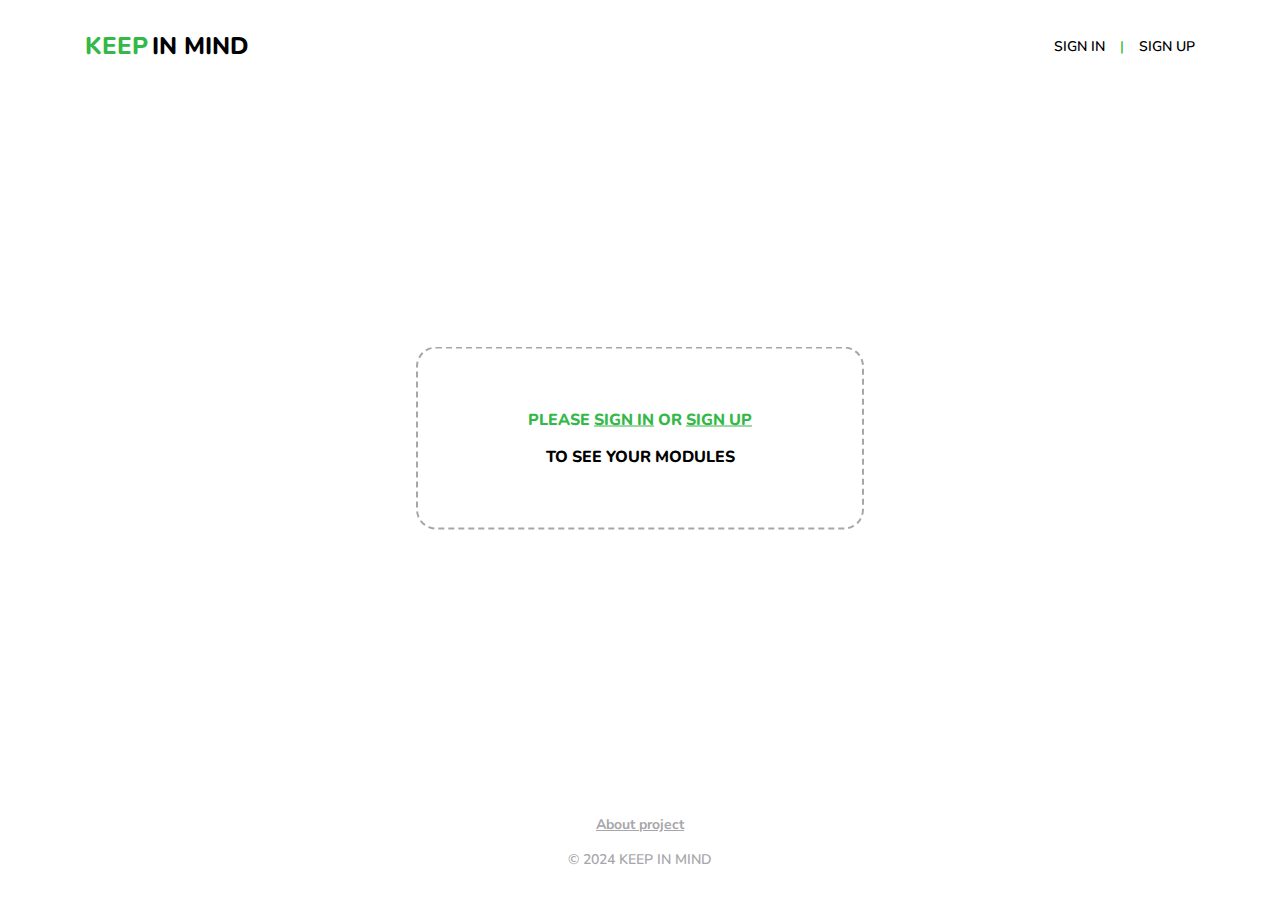
<file: index.html>
<!DOCTYPE html>
<html lang="en">
<head>
    <meta charset="UTF-8">
    <meta name="viewport" content="width=device-width, initial-scale=1.0">
    <title>KEEP IN MIND</title>
    
    <link rel="stylesheet" href="css/style.css">
    <link rel="stylesheet" href="css/index.css">
    <link rel="preconnect" href="https://fonts.googleapis.com">
    <link rel="preconnect" href="https://fonts.gstatic.com" crossorigin>
    <link href="https://fonts.googleapis.com/css2?family=Nunito:wght@200;300;400;500;600;700;800;900;1000&display=swap" rel="stylesheet">

</head>
<body>
    <div class="wrap">
        <header class="header">
            <div class="container">
                <div class="header__inner">
                    <div class="header__logo">
                        <a href="" class="header__logo__link">
                            <p>KEEP</p>
                            <p>IN MIND</p>
                        </a>
                    </div>
                    <!-- Sign in / Sign up -->
                    <nav class="authorization">
                        <ul class="authorization__items">
                            <li class="authorization__item"><a href="pages/sign-in.html" class="authorization__link">SIGN IN</a></li>
                            <li class="authorization__item">|</li>
                            <li class="authorization__item"><a href="pages/sign-up.html" class="authorization__link">SIGN UP</a></li>
                        </ul>
                    </nav>

                    <!-- Profile -->
                    <div class="header__profile">
                        <a href="pages/profile.html">
                            <img src="image/avatar.jpg" alt="Avatar" class="header__profile__image">
                        </a>
                    </div>
                </div>
            </div>
        </header>
    
        <main class="main">
            <div class="container">
                <!-- Sign in / Sign up -->
                <div class="main__page__container" id = "main__page__container">
                    <p class="main__page__container__text green">PLEASE <a href="pages/sign-in.html">SIGN IN</a> OR <a href="pages/sign-up.html">SIGN UP</a></p>
                    <p class="main__page__container__text">TO SEE YOUR MODULES</p>
                </div>

                <!-- Modules -->
                <div class="folder" id = "folder">
                    <div class="folder__header">
                        <p class="folder__header__text">Modules</p>
                        <a href="pages/create-module.html" class="button">Add module</a>
                    </div>
                    <div class="folder__content" id = "folder__content">
                        <!-- <div class="module">
                            <a href="pages/module.html">
                                <div class="module__header">
                                    <p>English words</p>
                                </div>
                                <div class="module__desc">
                                    <ul class="module__desc__items">
                                        <li class="module__desc__item">12 terms</li>
                                        <li class="module__desc__item delimiter">|</li>
                                        <li class="module__desc__item">01.01.2023</li>
                                    </ul>
                                </div>
                            </a>
                        </div> -->
                    </div>
                </div>
            </div>
        </main>
    
        <footer class="footer">
            <div class="container">
                <div class="about__href__item">
                    <a href="pages/about.html" class="about__href">About project</a>
                </div>
                <div class="footer__text">
                    <p>© 2024 KEEP IN MIND</p>
                </div>
            </div>
        </footer>
    </div>

    <script src="js/controller/header.js"></script>
    <script src="js/controller/index.js"></script>
    <script src="js/model/model.js"></script>
    
</body>
</html>
</file>
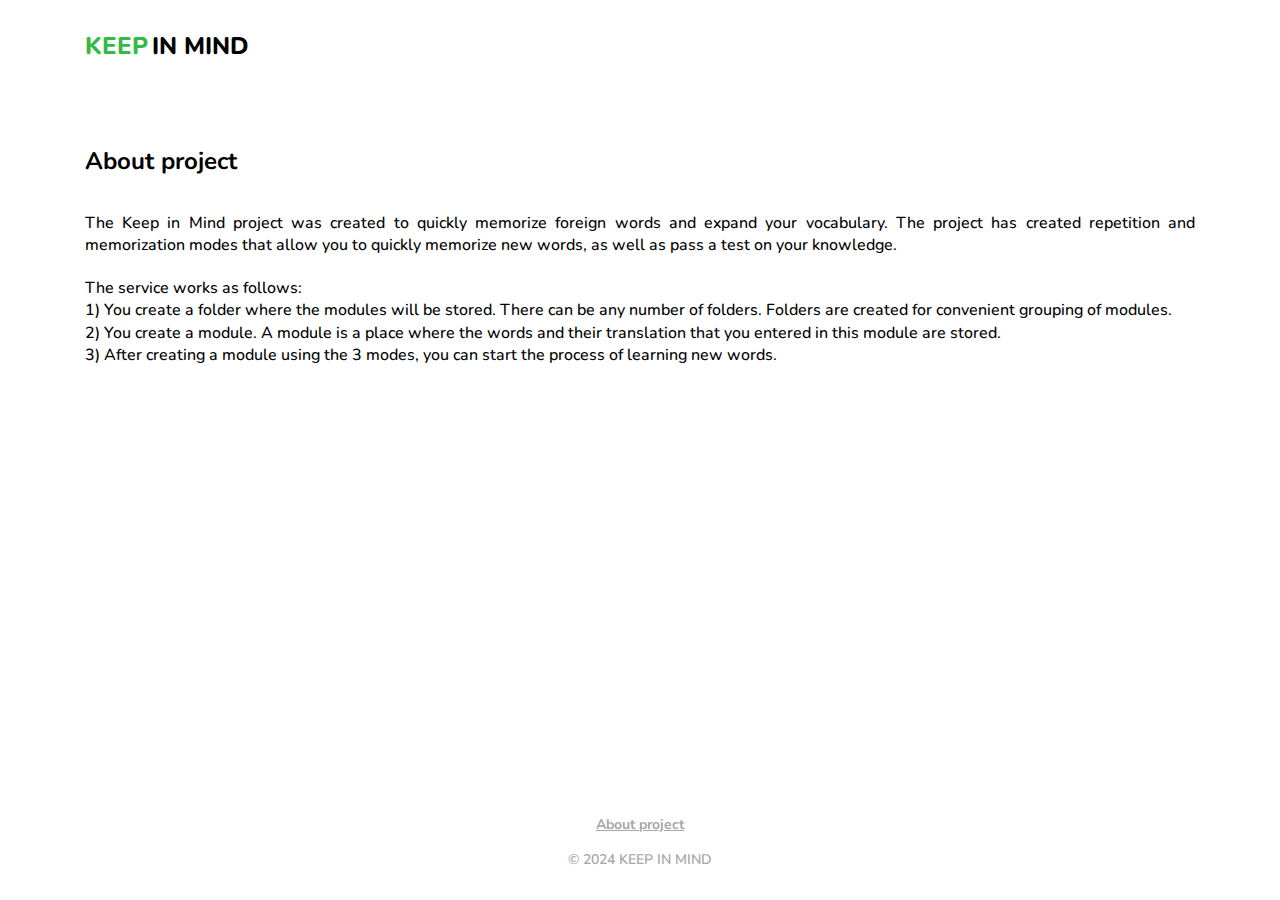
<file: pages/about.html>
<!DOCTYPE html>
<html lang="en">
<head>
    <meta charset="UTF-8">
    <meta name="viewport" content="width=device-width, initial-scale=1.0">
    <title>About project</title>

    <link rel="stylesheet" href="../css/style.css">
    <link rel="stylesheet" href="../css/about.css">
    <link rel="preconnect" href="https://fonts.googleapis.com">
    <link rel="preconnect" href="https://fonts.gstatic.com" crossorigin>
    <link href="https://fonts.googleapis.com/css2?family=Nunito:wght@200;300;400;500;600;700;800;900;1000&display=swap" rel="stylesheet">
</head>
<body>
    <div class="wrap">
        <header class="header">
            <div class="container">
                <div class="header__inner">
                    <div class="header__logo">
                        <a href="../index.html" class="header__logo__link">
                            <p>KEEP</p>
                            <p>IN MIND</p>
                        </a>
                    </div>
                    <!-- Profile -->
                    <div class="header__profile">
                        <a href="profile.html">
                            <img src="../image/avatar.jpg" alt="Avatar" class="header__profile__image">
                        </a>
                    </div>
                </div>
            </div>
        </header>

        <main class="main">
            <div class="container">
                <div class="page__header">
                    <div class="page__header__text">About project</div>
                </div>
                <div class="about__text">
                    <p>The Keep in Mind project was created to quickly memorize foreign words and expand your vocabulary. The project has created repetition and memorization modes that allow you to quickly memorize new words, as well as pass a test on your knowledge.</p>
                    <p>The service works as follows:
                    <br>1) You create a folder where the modules will be stored. There can be any number of folders. Folders are created for convenient grouping of modules.
                    <br>2) You create a module. A module is a place where the words and their translation that you entered in this module are stored.
                    <br>3) After creating a module using the 3 modes, you can start the process of learning new words.</p>
                </div>
            </div>
        </main>

        <footer class="footer">
            <div class="container">
                <div class="about__href__item">
                    <a href="about.html" class="about__href">About project</a>
                </div>
                <div class="footer__text">
                    <p>© 2024 KEEP IN MIND</p>
                </div>
            </div>
        </footer>
    </div>
</body>
</html>
</file>
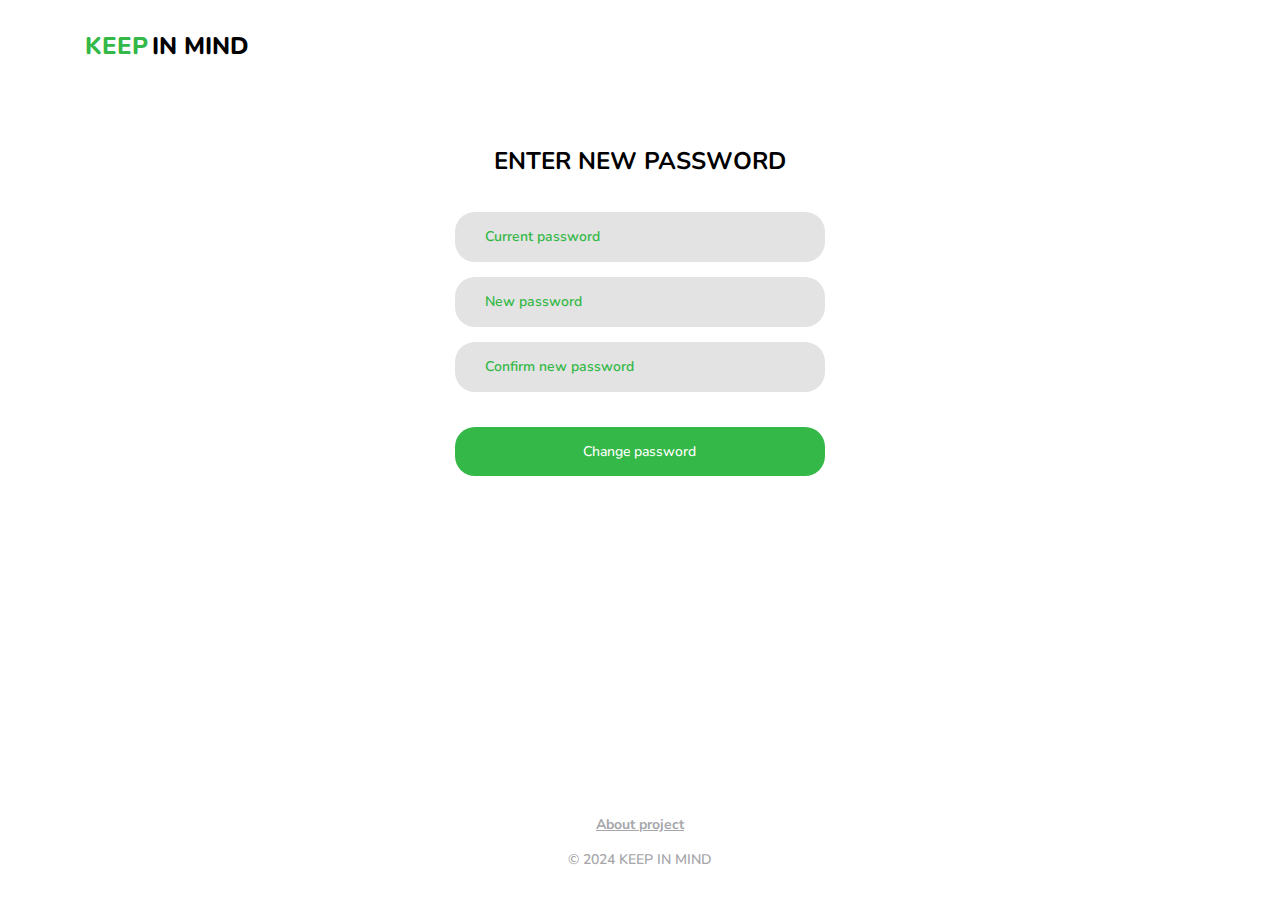
<file: pages/change-password.html>
<!DOCTYPE html>
<html lang="en">
<head>
    <meta charset="UTF-8">
    <meta name="viewport" content="width=device-width, initial-scale=1.0">
    <title>New password</title>

    <link rel="stylesheet" href="../css/style.css">
    <link rel="stylesheet" href="../css/authorization.css">
    <link rel="preconnect" href="https://fonts.googleapis.com">
    <link rel="preconnect" href="https://fonts.gstatic.com" crossorigin>
    <link href="https://fonts.googleapis.com/css2?family=Nunito:wght@200;300;400;500;600;700;800;900;1000&display=swap" rel="stylesheet">
</head>
<body>
    <div class="wrap">
        <header class="header">
            <div class="container">
                <div class="header__inner">
                    <div class="header__logo">
                        <a href="../index.html" class="header__logo__link">
                            <p>KEEP</p>
                            <p>IN MIND</p>
                        </a>
                    </div>
                </div>
            </div>
        </header>

        <main class="main">
            <div class="container">
                <div class="form__header">
                    <p class="page__header__text">ENTER NEW PASSWORD</p>
                </div>
                <form action="" class="authorization__form">
                    <input type="text" class="authorization__input" placeholder="Current password">
                    <input type="text" class="authorization__input" placeholder="New password">
                    <input type="text" class="authorization__input" placeholder="Confirm new password">
                    <button class="authorization__button">Change password</button>
                </form>
            </div>
        </main>

        <footer class="footer">
            <div class="container">
                <div class="about__href__item">
                    <a href="about.html" class="about__href">About project</a>
                </div>
                <div class="footer__text">
                    <p>© 2024 KEEP IN MIND</p>
                </div>
            </div>
        </footer>
    </div>
</body>
</html>
</file>
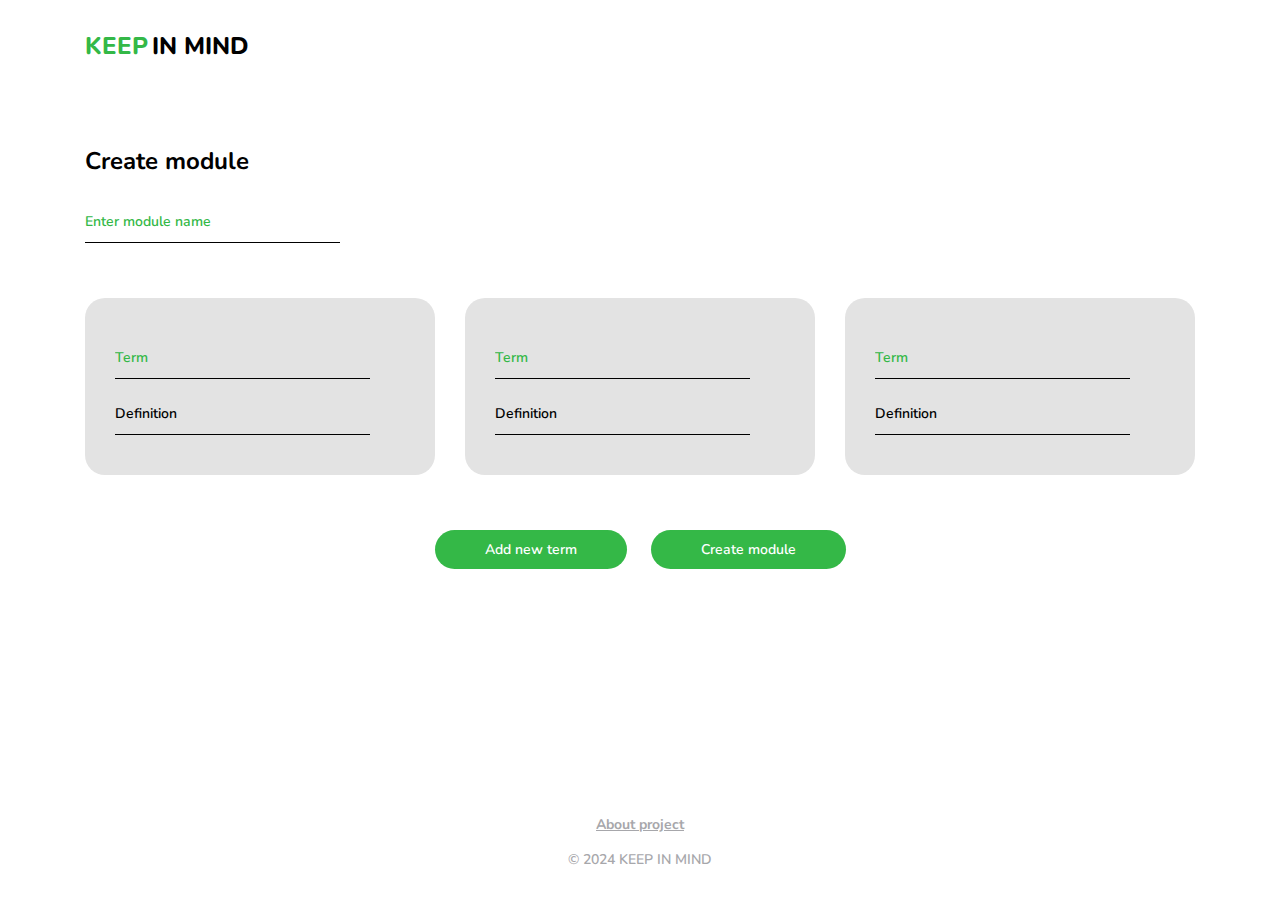
<file: pages/create-module.html>
<!DOCTYPE html>
<html lang="en">
<head>
    <meta charset="UTF-8">
    <meta name="viewport" content="width=device-width, initial-scale=1.0">
    <title>Create module</title>

    <link rel="stylesheet" href="../css/style.css">
    <link rel="stylesheet" href="../css/createmodule.css">
    <link rel="preconnect" href="https://fonts.googleapis.com">
    <link rel="preconnect" href="https://fonts.gstatic.com" crossorigin>
    <link href="https://fonts.googleapis.com/css2?family=Nunito:wght@200;300;400;500;600;700;800;900;1000&display=swap" rel="stylesheet">
</head>
<body>
    <div class="wrap">
        <header class="header">
            <div class="container">
                <div class="header__inner">
                    <div class="header__logo">
                        <a href="../index.html" class="header__logo__link">
                            <p>KEEP</p>
                            <p>IN MIND</p>
                        </a>
                    </div>
                    <!-- Profile -->
                    <div class="header__profile">
                        <a href="profile.html">
                            <img src="../image/avatar.jpg" alt="Avatar" class="header__profile__image">
                        </a>
                    </div>
                </div>
            </div>
        </header>

        <main class = "main">
            <div class="container">
                <div class="page__header">
                    <p class="page__header__text">Create module</p>
                </div>
                <form action="" class="module__name">
                    <input type="text" class="module__name__input" placeholder="Enter module name" id = "module_name">
                </form>
                <div class="terms__container" id = "terms__container">
                    <div class="terms__item">
                        <form action="" class="terms__form">
                            <input type="text" class="terms__input terms__name" placeholder="Term">
                            <input type="text" class="terms__input terms__definition" placeholder="Definition">
                        </form>
                    </div>
                    <div class="terms__item">
                        <form action="" class="terms__form">
                            <input type="text" class="terms__input terms__name" placeholder="Term">
                            <input type="text" class="terms__input terms__definition" placeholder="Definition">
                        </form>
                    </div>
                    <div class="terms__item">
                        <form action="" class="terms__form">
                            <input type="text" class="terms__input terms__name" placeholder="Term">
                            <input type="text" class="terms__input terms__definition" placeholder="Definition">
                        </form>
                    </div>
                </div>
                <div class="terms__buttons">
                    <a href="#" class="button" onclick="addNewTerm()">Add new term</a>
                    <a href="#" class="button" onclick="createModule()">Create module</a>
                </div>
            </div>
        </main>

        <footer class="footer">
            <div class="container">
                <div class="about__href__item">
                    <a href="about.html" class="about__href">About project</a>
                </div>
                <div class="footer__text">
                    <p>© 2024 KEEP IN MIND</p>
                </div>
            </div>
        </footer>
    </div>

    <script src="../js/controller/header.js"></script>
    <script src="../js/controller/create-module.js"></script>
    <script src="../js/model/model.js"></script>
    
</body>
</html>
</file>
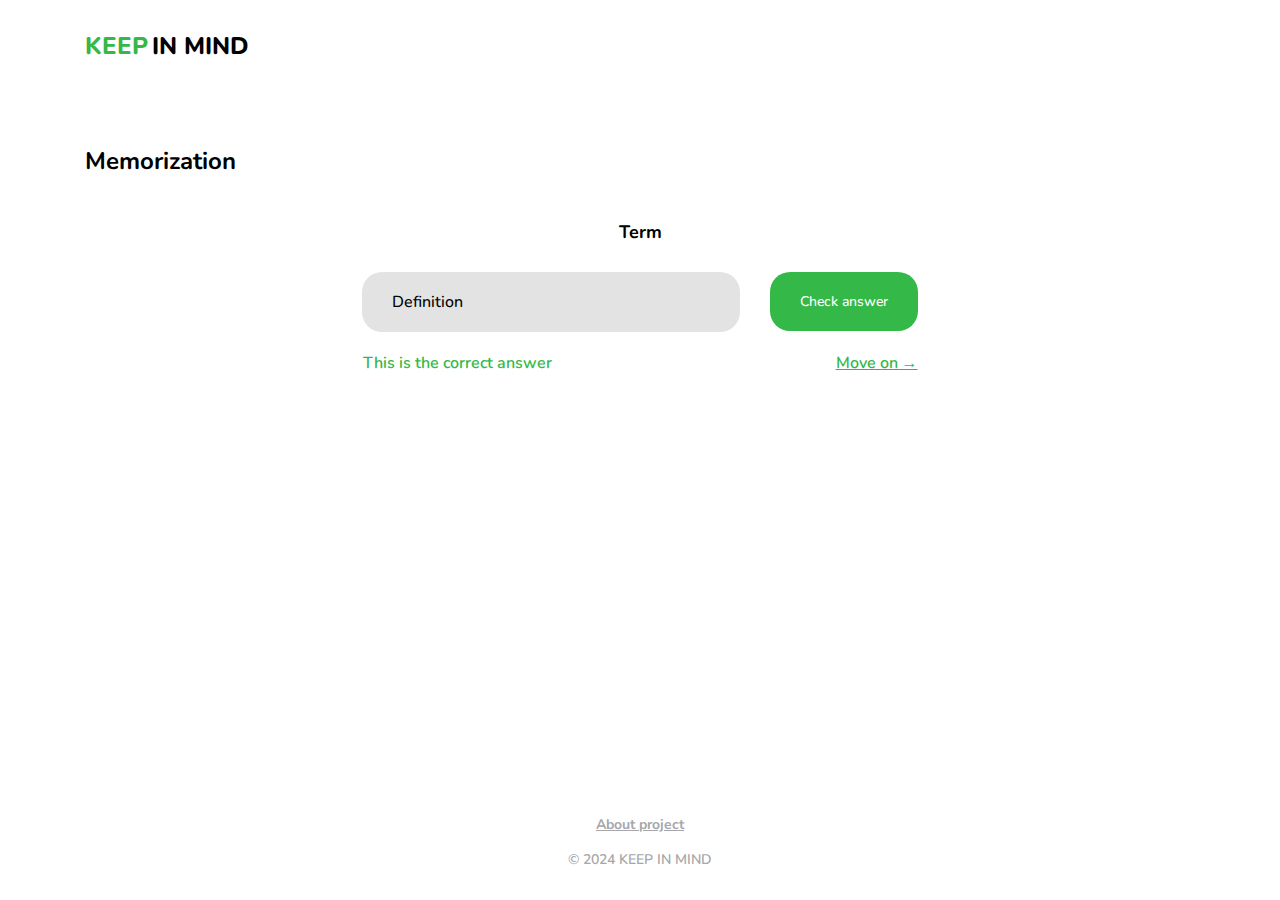
<file: pages/memorization.html>
<!DOCTYPE html>
<html lang="en">
<head>
    <meta charset="UTF-8">
    <meta name="viewport" content="width=device-width, initial-scale=1.0">
    <title>Memorization</title>

    <link rel="stylesheet" href="../css/style.css">
    <link rel="stylesheet" href="../css/memorization.css">
    <link rel="preconnect" href="https://fonts.googleapis.com">
    <link rel="preconnect" href="https://fonts.gstatic.com" crossorigin>
    <link href="https://fonts.googleapis.com/css2?family=Nunito:wght@200;300;400;500;600;700;800;900;1000&display=swap" rel="stylesheet">
</head>
<body>
    <div class="wrap">
        <header class="header">
            <div class="container">
                <div class="header__inner">
                    <div class="header__logo">
                        <a href="../index.html" class="header__logo__link">
                            <p>KEEP</p>
                            <p>IN MIND</p>
                        </a>
                    </div>
                    <!-- Profile -->
                    <div class="header__profile">
                        <a href="profile.html">
                            <img src="../image/avatar.jpg" alt="Avatar" class="header__profile__image">
                        </a>
                    </div>
                </div>
            </div>
        </header>

        <main class="main">
            <div class="container">
                <div class="page__header">
                    <div class="page__header__text">Memorization</div>
                </div>
                <div class="memorization__container">
                    <div class="memorization__term">Term</div>
                    <!-- Choose -->
                    <!-- <div class="memorization__items">
                        <div class="memorization__item green">Definition</div>
                        <div class="memorization__item red">Definition</div>
                        <div class="memorization__item">Definition</div>
                        <div class="memorization__item">Definition</div>
                    </div> -->

                    <!-- Write -->
                    <form action="" class="memorization__form">
                        <input type="text" class="memorization__input" placeholder="Definition">
                        <button class="memorization__button">Check answer</button>
                    </form>
                </div>
                
                <!-- Mistake -->
                <!-- <div class="memorization__message__container">
                    <div class="memorization__message__text red">Wrong! The correct answer is: definition</div>
                    <button class="memorization__message__button red">Move on →</button>
                </div> -->

                <!-- Correct -->
                <div class="memorization__message__container">
                    <div class="memorization__message__text green">This is the correct answer</div>
                    <button class="memorization__message__button green">Move on →</button>
                </div>
            </div>
        </main>

        <footer class="footer">
            <div class="container">
                <div class="about__href__item">
                    <a href="about.html" class="about__href">About project</a>
                </div>
                <div class="footer__text">
                    <p>© 2024 KEEP IN MIND</p>
                </div>
            </div>
        </footer>
    </div>
</body>
</html>
</file>
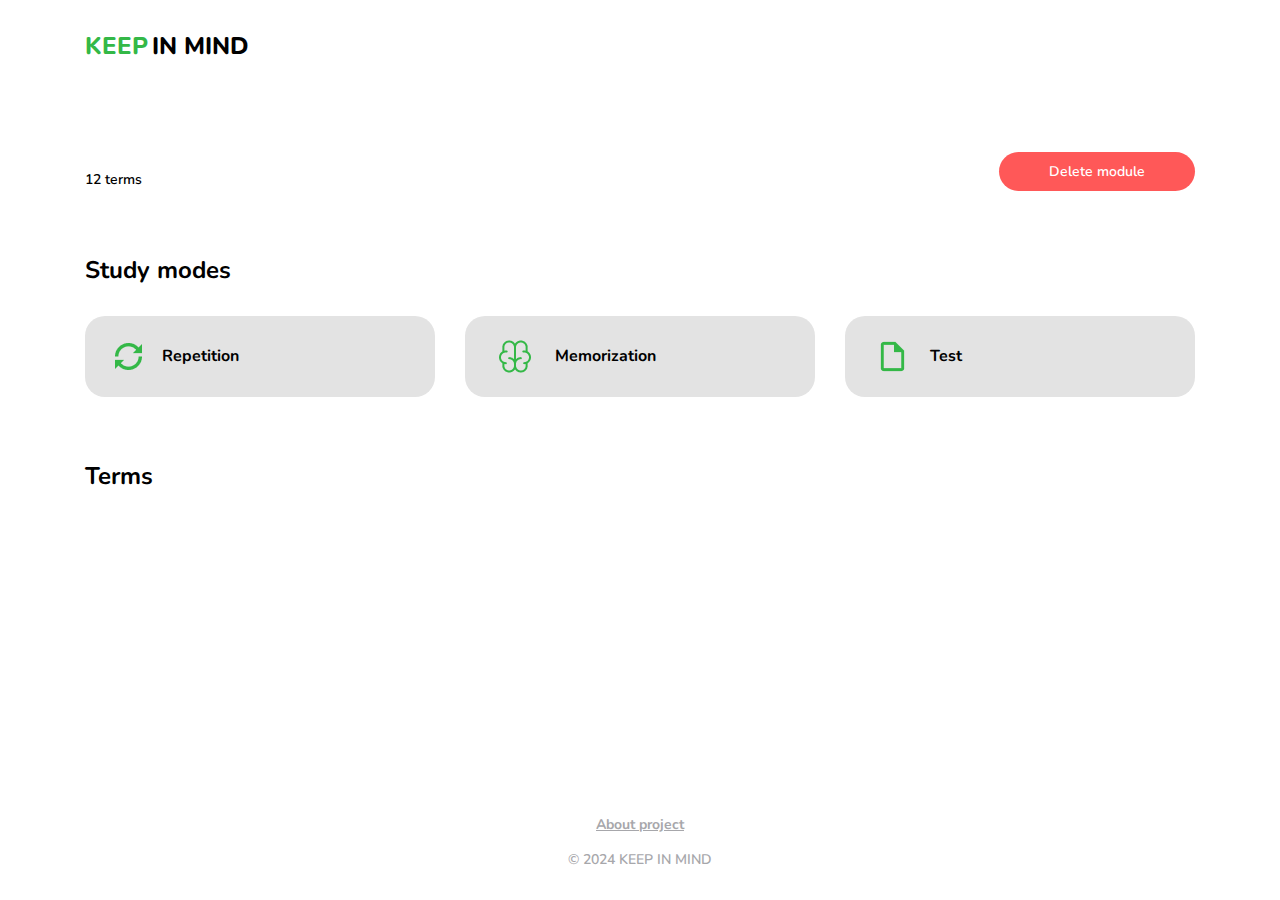
<file: pages/module.html>
<!DOCTYPE html>
<html lang="en">
<head>
    <meta charset="UTF-8">
    <meta name="viewport" content="width=device-width, initial-scale=1.0">
    <title>Module</title>

    <link rel="stylesheet" href="../css/style.css">
    <link rel="stylesheet" href="../css/module.css">
    <link rel="preconnect" href="https://fonts.googleapis.com">
    <link rel="preconnect" href="https://fonts.gstatic.com" crossorigin>
    <link href="https://fonts.googleapis.com/css2?family=Nunito:wght@200;300;400;500;600;700;800;900;1000&display=swap" rel="stylesheet">
</head>
<body>
    <div class="wrap">
        <header class="header">
            <div class="container">
                <div class="header__inner">
                    <div class="header__logo">
                        <a href="../index.html" class="header__logo__link">
                            <p>KEEP</p>
                            <p>IN MIND</p>
                        </a>
                    </div>
                    <!-- Profile -->
                    <div class="header__profile">
                        <a href="profile.html">
                            <img src="../image/avatar.jpg" alt="Avatar" class="header__profile__image">
                        </a>
                    </div>
                </div>
            </div>
        </header>

        <main class="main">
            <div class="container">
                <div class="module__header">
                    <div class="module__header__info">
                        <div class="module__name" id = "module__name"></div>
                        <div class="module__statistics">
                            <ul class="module__statistics__items">
                                <li class="module__statistics__item" id = "module__statistics__item">12 terms</li>
                                <div class="module__status green"></div>
                            </ul>
                        </div>
                    </div>
                    <a href="#" class="button red" onclick="deleteModule()">Delete module</a>
                </div>

                <div class="study__modes">
                    <div class="page__header__text">Study modes</div>
                    <div class="study__modes__container">
                        <div class="study__modes__item">
                            <a href="repetition.html">
                                <div class="study__modes__item__container">
                                    <img src="../image/subway_round_arrow.png" alt="Icon">
                                    <p>Repetition</p>
                                </div>
                            </a>
                        </div>
                        <div class="study__modes__item">
                            <a href="memorization.html">
                                <div class="study__modes__item__container">
                                    <img src="../image/brain.png" alt="Icon">
                                    <p>Memorization</p>
                                </div>
                            </a>
                        </div>
                        <div class="study__modes__item">
                            <a href="test.html">
                                <div class="study__modes__item__container">
                                    <img src="../image/material_symbols_note.png" alt="Icon">
                                    <p>Test</p>
                                </div>
                            </a>
                        </div>
                    </div>
                </div>

                <div class="terms">
                    <div class="page__header__text">Terms</div>
                    <div class="terms__container" id = "terms__container"></div>
                </div>
            </div>
        </main>

        <footer class="footer">
            <div class="container">
                <div class="about__href__item">
                    <a href="about.html" class="about__href">About project</a>
                </div>
                <div class="footer__text">
                    <p>© 2024 KEEP IN MIND</p>
                </div>
            </div>
        </footer>
    </div>

    <script src="../js/controller/header.js"></script>
    <script src="../js/controller/module.js"></script>
    <script src="../js/model/model.js"></script>

</body>
</html>
</file>
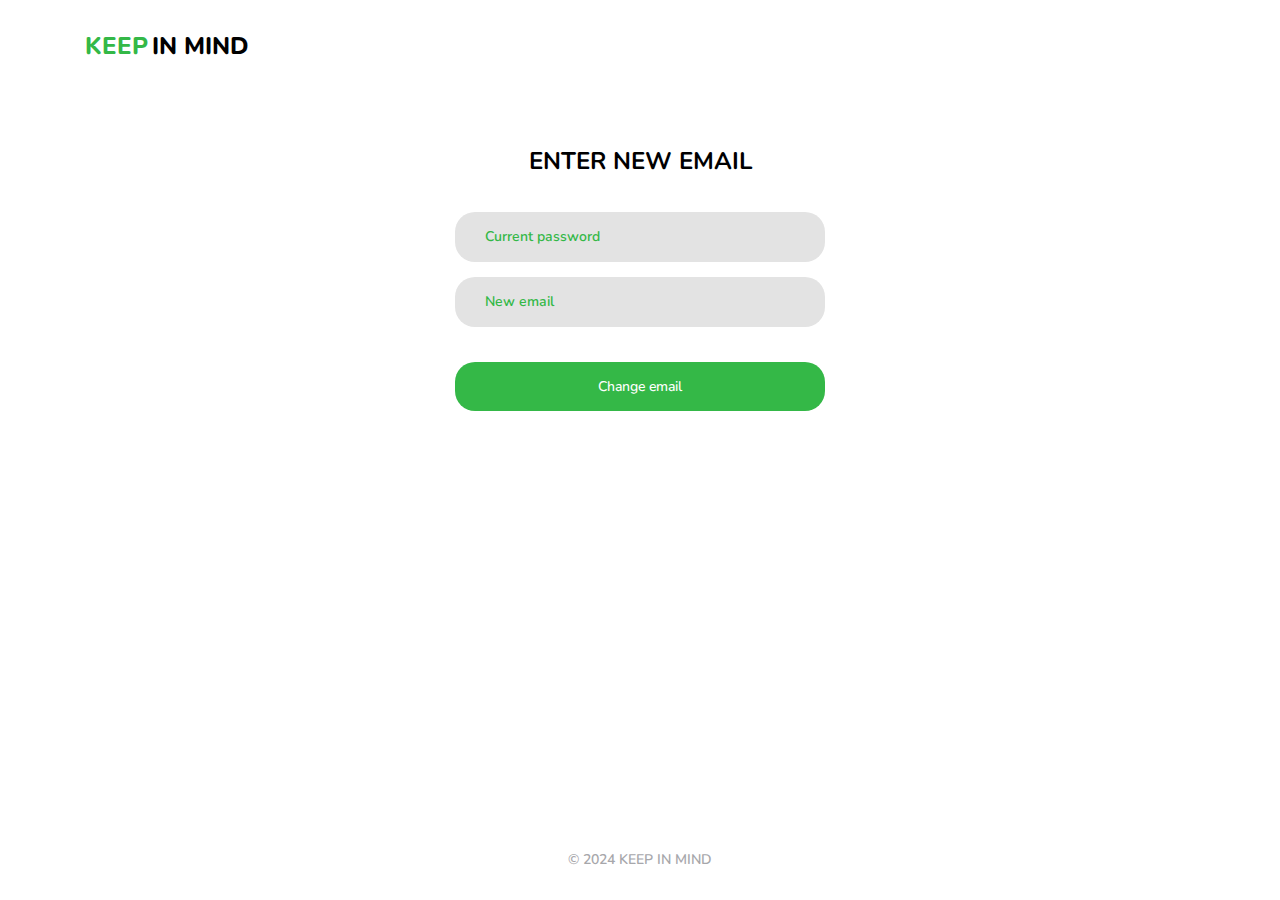
<file: pages/new-email.html>
<!DOCTYPE html>
<html lang="en">
<head>
    <meta charset="UTF-8">
    <meta name="viewport" content="width=device-width, initial-scale=1.0">
    <title>New password</title>

    <link rel="stylesheet" href="../css/style.css">
    <link rel="stylesheet" href="../css/authorization.css">
    <link rel="preconnect" href="https://fonts.googleapis.com">
    <link rel="preconnect" href="https://fonts.gstatic.com" crossorigin>
    <link href="https://fonts.googleapis.com/css2?family=Nunito:wght@200;300;400;500;600;700;800;900;1000&display=swap" rel="stylesheet">
</head>
<body>
    <div class="wrap">
        <header class="header">
            <div class="container">
                <div class="header__inner">
                    <div class="header__logo">
                        <a href="../index.html" class="header__logo__link">
                            <p>KEEP</p>
                            <p>IN MIND</p>
                        </a>
                    </div>
                </div>
            </div>
        </header>

        <main class="main">
            <div class="container">
                <div class="form__header">
                    <p class="page__header__text">ENTER NEW EMAIL</p>
                </div>
                <form action="" class="authorization__form">
                    <input type="text" class="authorization__input" placeholder="Current password">
                    <input type="text" class="authorization__input" placeholder="New email">
                    <button class="authorization__button">Change email</button>
                </form>
            </div>
        </main>

        <footer class="footer">
            <div class="container">
                <div class="footer__text">
                    <p>© 2024 KEEP IN MIND</p>
                </div>
            </div>
        </footer>
    </div>
</body>
</html>
</file>
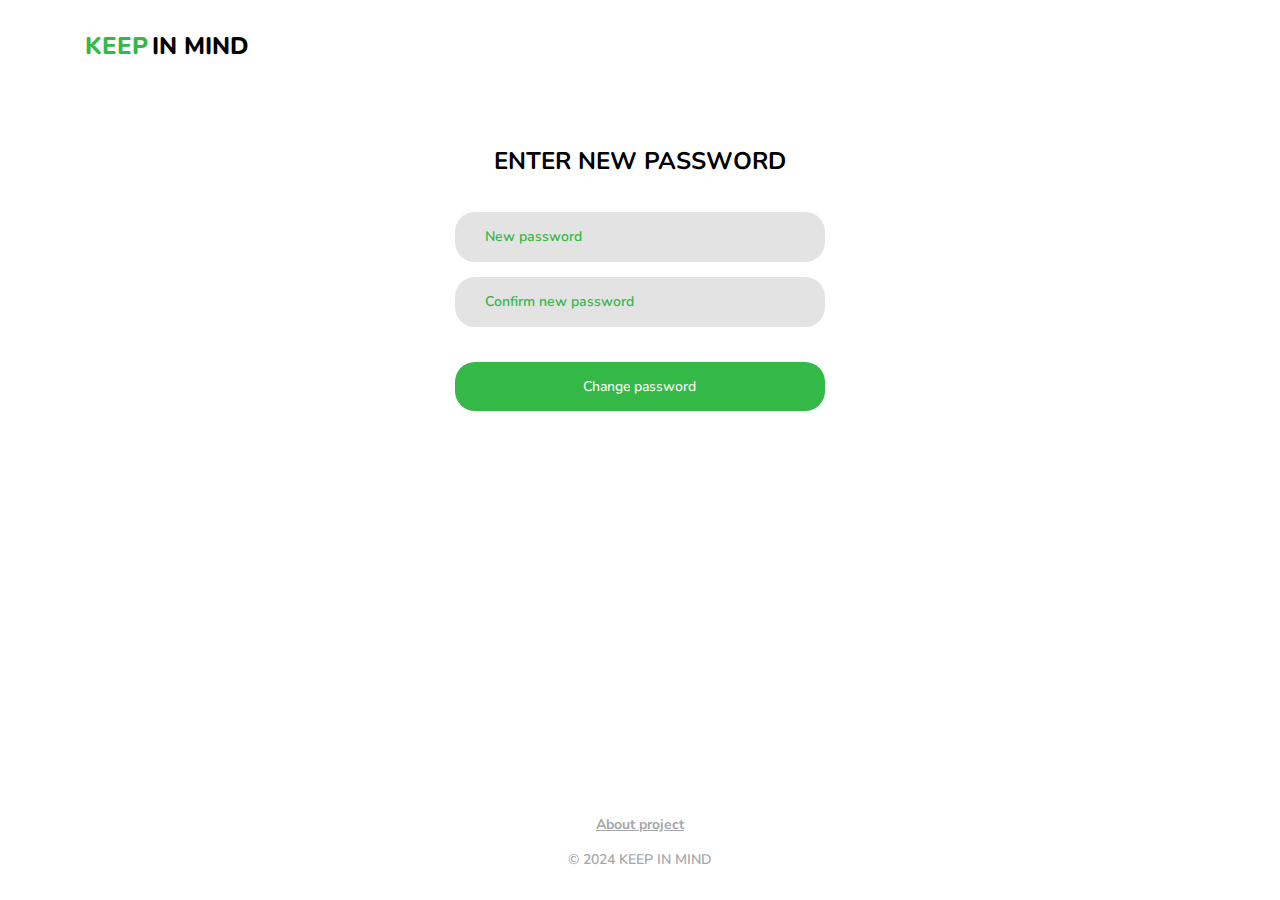
<file: pages/new-password.html>
<!DOCTYPE html>
<html lang="en">
<head>
    <meta charset="UTF-8">
    <meta name="viewport" content="width=device-width, initial-scale=1.0">
    <title>New password</title>

    <link rel="stylesheet" href="../css/style.css">
    <link rel="stylesheet" href="../css/authorization.css">
    <link rel="preconnect" href="https://fonts.googleapis.com">
    <link rel="preconnect" href="https://fonts.gstatic.com" crossorigin>
    <link href="https://fonts.googleapis.com/css2?family=Nunito:wght@200;300;400;500;600;700;800;900;1000&display=swap" rel="stylesheet">
</head>
<body>
    <div class="wrap">
        <header class="header">
            <div class="container">
                <div class="header__inner">
                    <div class="header__logo">
                        <a href="../index.html" class="header__logo__link">
                            <p>KEEP</p>
                            <p>IN MIND</p>
                        </a>
                    </div>
                </div>
            </div>
        </header>

        <main class="main">
            <div class="container">
                <div class="form__header">
                    <p class="page__header__text">ENTER NEW PASSWORD</p>
                </div>
                <form action="" class="authorization__form">
                    <input type="text" class="authorization__input" placeholder="New password">
                    <input type="text" class="authorization__input" placeholder="Confirm new password">
                    <button class="authorization__button">Change password</button>
                </form>
            </div>
        </main>

        <footer class="footer">
            <div class="container">
                <div class="about__href__item">
                    <a href="about.html" class="about__href">About project</a>
                </div>
                <div class="footer__text">
                    <p>© 2024 KEEP IN MIND</p>
                </div>
            </div>
        </footer>
    </div>
</body>
</html>
</file>
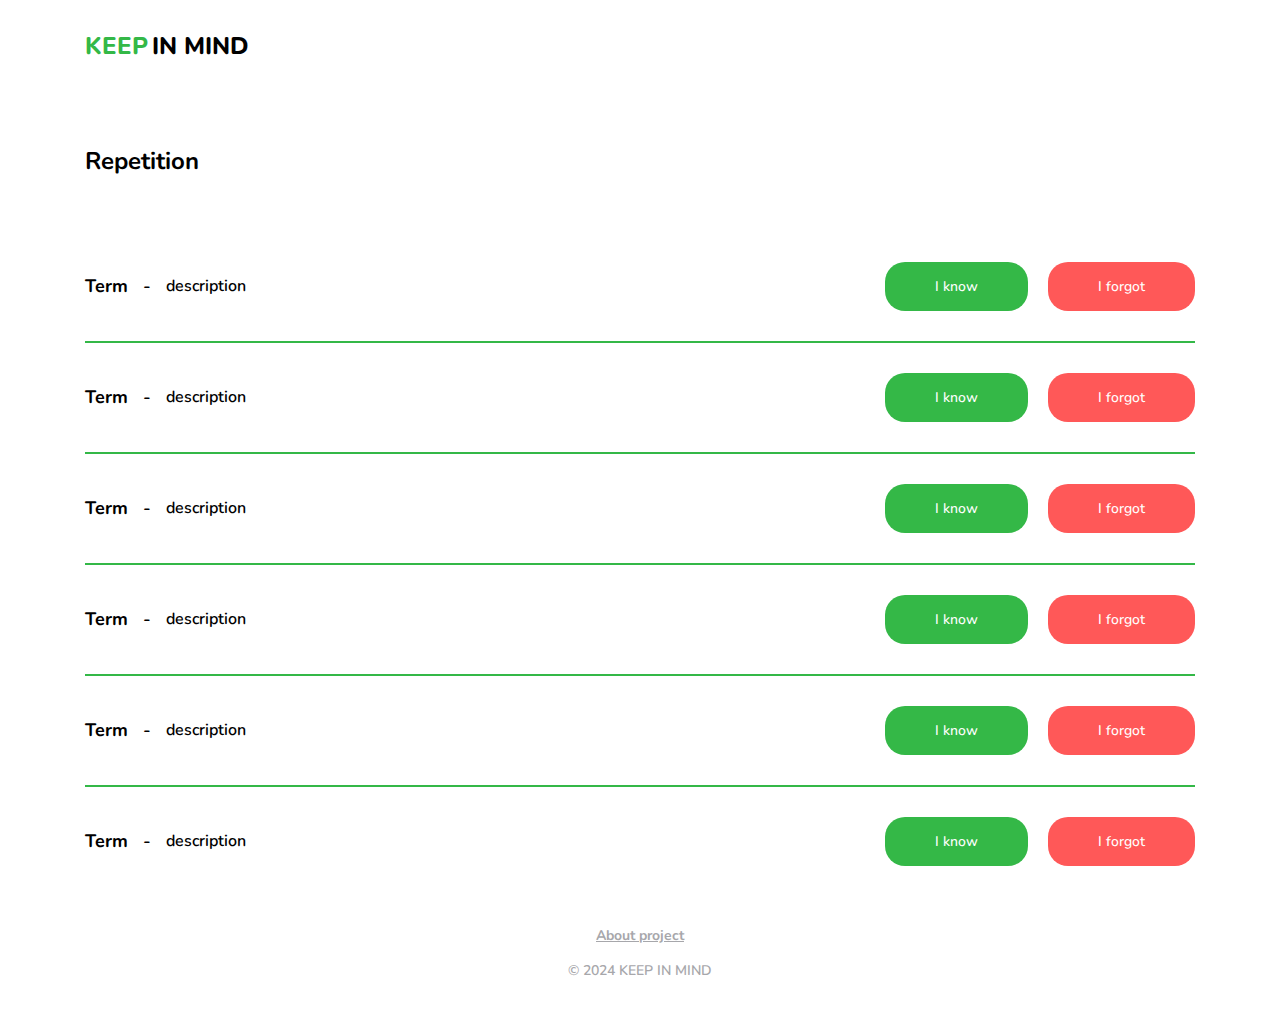
<file: pages/repetition.html>
<!DOCTYPE html>
<html lang="en">
<head>
    <meta charset="UTF-8">
    <meta name="viewport" content="width=device-width, initial-scale=1.0">
    <title>Repetition</title>

    <link rel="stylesheet" href="../css/style.css">
    <link rel="stylesheet" href="../css/repetition.css">
    <link rel="preconnect" href="https://fonts.googleapis.com">
    <link rel="preconnect" href="https://fonts.gstatic.com" crossorigin>
    <link href="https://fonts.googleapis.com/css2?family=Nunito:wght@200;300;400;500;600;700;800;900;1000&display=swap" rel="stylesheet">
</head>
<body>
    <div class="wrap">
        <header class="header">
            <div class="container">
                <div class="header__inner">
                    <div class="header__logo">
                        <a href="../index.html" class="header__logo__link">
                            <p>KEEP</p>
                            <p>IN MIND</p>
                        </a>
                    </div>
                    <!-- Profile -->
                    <div class="header__profile">
                        <a href="profile.html">
                            <img src="../image/avatar.jpg" alt="Avatar" class="header__profile__image">
                        </a>
                    </div>
                </div>
            </div>
        </header>

        <main class="main">
            <div class="container">
                <div class="page__header">
                    <div class="page__header__text">Repetition</div>
                </div>
                <div class="repetition__terms">
                    <div class="repetition__terms__item">
                        <div class="repetiton__terms__container">
                            <p class="term__name">Term</p>
                            <p class="term__delim">-</p>
                            <p class="term__desc">description</p>
                        </div>
                        <div class="repetition__button_container">
                            <button class="term__button green">I know</button>
                            <button class="term__button red">I forgot</button>
                        </div>
                    </div>
                    <div class="repetition__terms__item">
                        <div class="repetiton__terms__container">
                            <p class="term__name">Term</p>
                            <p class="term__delim">-</p>
                            <p class="term__desc">description</p>
                        </div>
                        <div class="repetition__button_container">
                            <button class="term__button green">I know</button>
                            <button class="term__button red">I forgot</button>
                        </div>
                    </div>
                    <div class="repetition__terms__item">
                        <div class="repetiton__terms__container">
                            <p class="term__name">Term</p>
                            <p class="term__delim">-</p>
                            <p class="term__desc">description</p>
                        </div>
                        <div class="repetition__button_container">
                            <button class="term__button green">I know</button>
                            <button class="term__button red">I forgot</button>
                        </div>
                    </div>
                    <div class="repetition__terms__item">
                        <div class="repetiton__terms__container">
                            <p class="term__name">Term</p>
                            <p class="term__delim">-</p>
                            <p class="term__desc">description</p>
                        </div>
                        <div class="repetition__button_container">
                            <button class="term__button green">I know</button>
                            <button class="term__button red">I forgot</button>
                        </div>
                    </div>
                    <div class="repetition__terms__item">
                        <div class="repetiton__terms__container">
                            <p class="term__name">Term</p>
                            <p class="term__delim">-</p>
                            <p class="term__desc">description</p>
                        </div>
                        <div class="repetition__button_container">
                            <button class="term__button green">I know</button>
                            <button class="term__button red">I forgot</button>
                        </div>
                    </div>
                    <div class="repetition__terms__item">
                        <div class="repetiton__terms__container">
                            <p class="term__name">Term</p>
                            <p class="term__delim">-</p>
                            <p class="term__desc">description</p>
                        </div>
                        <div class="repetition__button_container">
                            <button class="term__button green">I know</button>
                            <button class="term__button red">I forgot</button>
                        </div>
                    </div>
                </div>
                <!-- <div class="repetition__result">
                    <div class="repetition__result__header">YOU DONE IT!</div>
                    <div class="repetition__result__container">
                        <div class="repetition__result__item">
                            <div class="repetition__result__category">Total terms:</div>
                            <div class="repetition__result__scores">12</div>
                        </div>
                        <div class="repetition__result__item">
                            <div class="repetition__result__category">You know:</div>
                            <div class="repetition__result__scores green">11</div>
                        </div>
                        <div class="repetition__result__item">
                            <div class="repetition__result__category">You forgot:</div>
                            <div class="repetition__result__scores red">1</div>
                        </div>
                    </div>
                    <div class="button__container">
                        <a href="module.html" class="button">Back to module</a>
                    </div>
                </div> -->
            </div>
        </main>

        <footer class="footer">
            <div class="container">
                <div class="about__href__item">
                    <a href="about.html" class="about__href">About project</a>
                </div>
                <div class="footer__text">
                    <p>© 2024 KEEP IN MIND</p>
                </div>
            </div>
        </footer>
    </div>
</body>
</html>
</file>
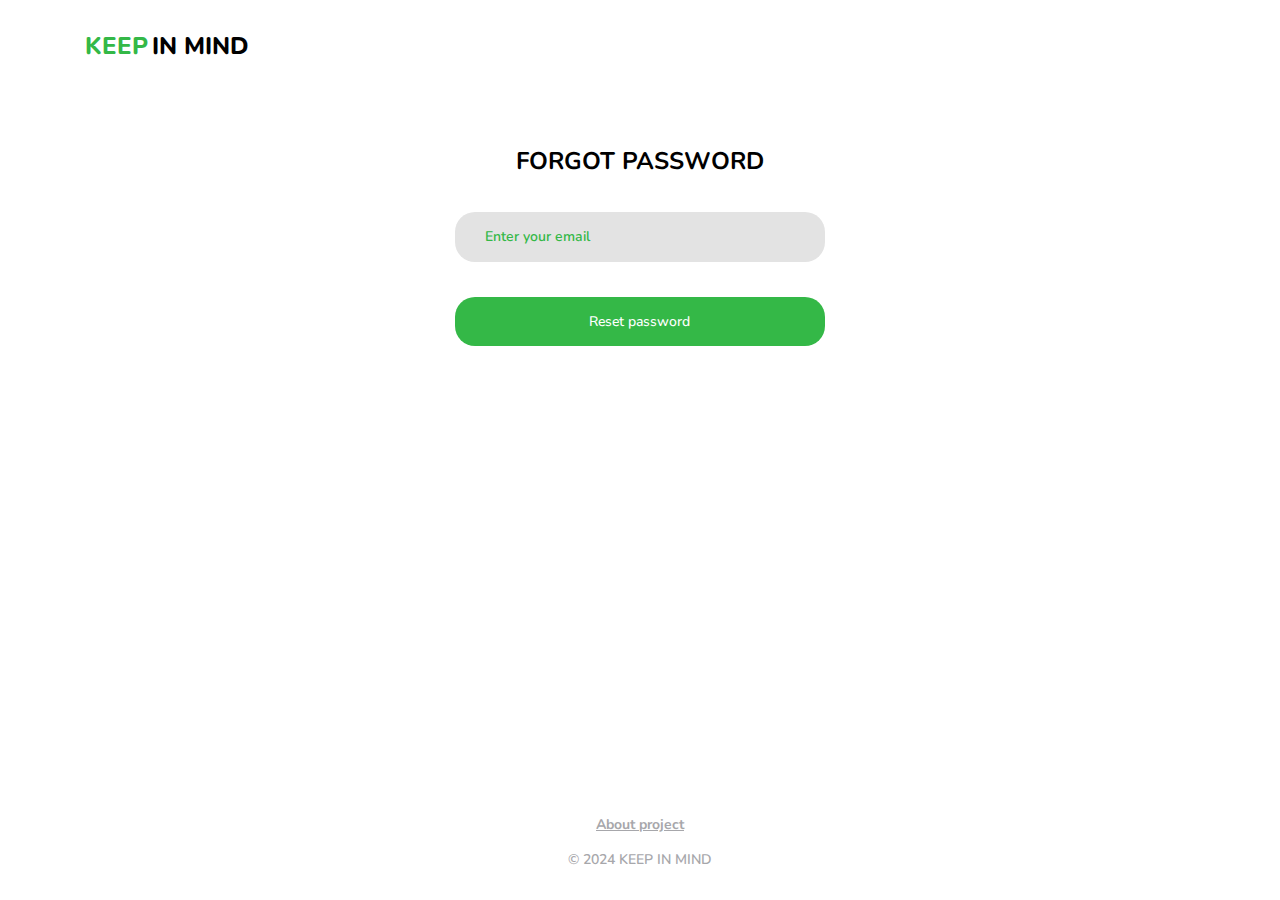
<file: pages/reset-password.html>
<!DOCTYPE html>
<html lang="en">
<head>
    <meta charset="UTF-8">
    <meta name="viewport" content="width=device-width, initial-scale=1.0">
    <title>Reset password</title>

    <link rel="stylesheet" href="../css/style.css">
    <link rel="stylesheet" href="../css/authorization.css">
    <link rel="preconnect" href="https://fonts.googleapis.com">
    <link rel="preconnect" href="https://fonts.gstatic.com" crossorigin>
    <link href="https://fonts.googleapis.com/css2?family=Nunito:wght@200;300;400;500;600;700;800;900;1000&display=swap" rel="stylesheet">
</head>
<body>
    <div class="wrap">
        <header class="header">
            <div class="container">
                <div class="header__inner">
                    <div class="header__logo">
                        <a href="../index.html" class="header__logo__link">
                            <p>KEEP</p>
                            <p>IN MIND</p>
                        </a>
                    </div>
                </div>
            </div>
        </header>

        <main class="main">
            <div class="container">
                <div class="form__header">
                    <p class="page__header__text">FORGOT PASSWORD</p>
                </div>
                <form action="" class="authorization__form">
                    <input type="text" class="authorization__input" placeholder="Enter your email">
                    <button class="authorization__button">Reset password</button>
                </form>
            </div>
        </main>

        <footer class="footer">
            <div class="container">
                <div class="about__href__item">
                    <a href="about.html" class="about__href">About project</a>
                </div>
                <div class="footer__text">
                    <p>© 2024 KEEP IN MIND</p>
                </div>
            </div>
        </footer>
    </div>
</body>
</html>
</file>
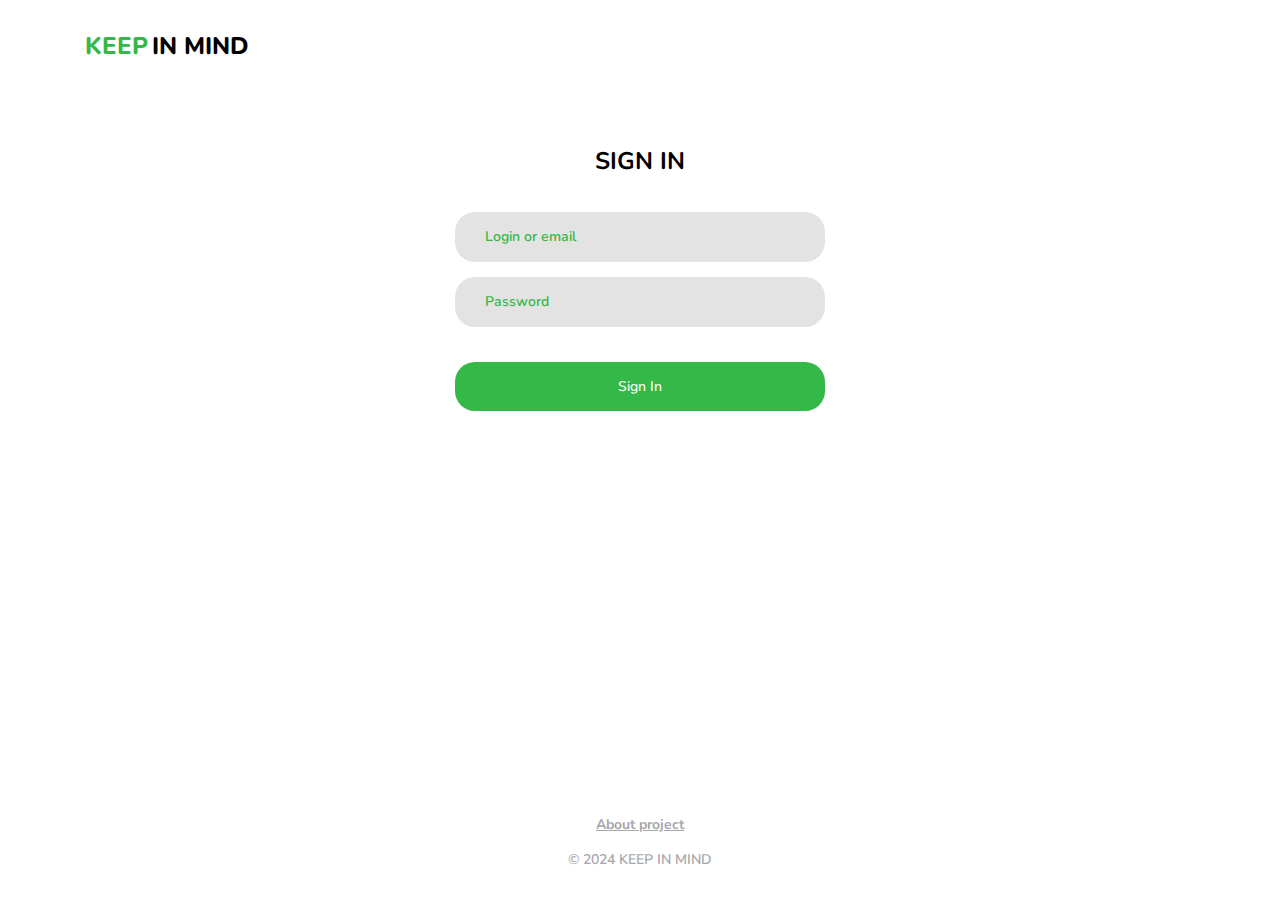
<file: pages/sign-in.html>
<!DOCTYPE html>
<html lang="en">
<head>
    <meta charset="UTF-8">
    <meta name="viewport" content="width=device-width, initial-scale=1.0">
    <title>Sign In</title>

    <link rel="stylesheet" href="../css/style.css">
    <link rel="stylesheet" href="../css/authorization.css">
    <link rel="preconnect" href="https://fonts.googleapis.com">
    <link rel="preconnect" href="https://fonts.gstatic.com" crossorigin>
    <link href="https://fonts.googleapis.com/css2?family=Nunito:wght@200;300;400;500;600;700;800;900;1000&display=swap" rel="stylesheet">

</head>
<body>
    <div class="wrap">
        <header class="header">
            <div class="container">
                <div class="header__inner">
                    <div class="header__logo">
                        <a href="../index.html" class="header__logo__link">
                            <p>KEEP</p>
                            <p>IN MIND</p>
                        </a>
                    </div>
                </div>
            </div>
        </header>

        <main class="main">
            <div class="container">
                <div class="form__header">
                    <p class="page__header__text">SIGN IN</p>
                </div>
                <form action="" class="authorization__form">
                    <input type="text" class="authorization__input" id = "logLogin" placeholder="Login or email">
                    <input type="text" class="authorization__input" id = "logPass" placeholder="Password">
                    <p class="error__text" id = "error__text">Incorrect login or password</p>
                    <button class="authorization__button" type = "button" onclick="login()">Sign In</button>
                </form>
            </div>
        </main>

        <footer class="footer">
            <div class="container">
                <div class="about__href__item">
                    <a href="about.html" class="about__href">About project</a>
                </div>
                <div class="footer__text">
                    <p>© 2024 KEEP IN MIND</p>
                </div>
            </div>
        </footer>
    </div>


    <script src="../js/controller/authorization.js"></script>
    <script src="../js/model/model.js"></script>

</body>
</html>
</file>
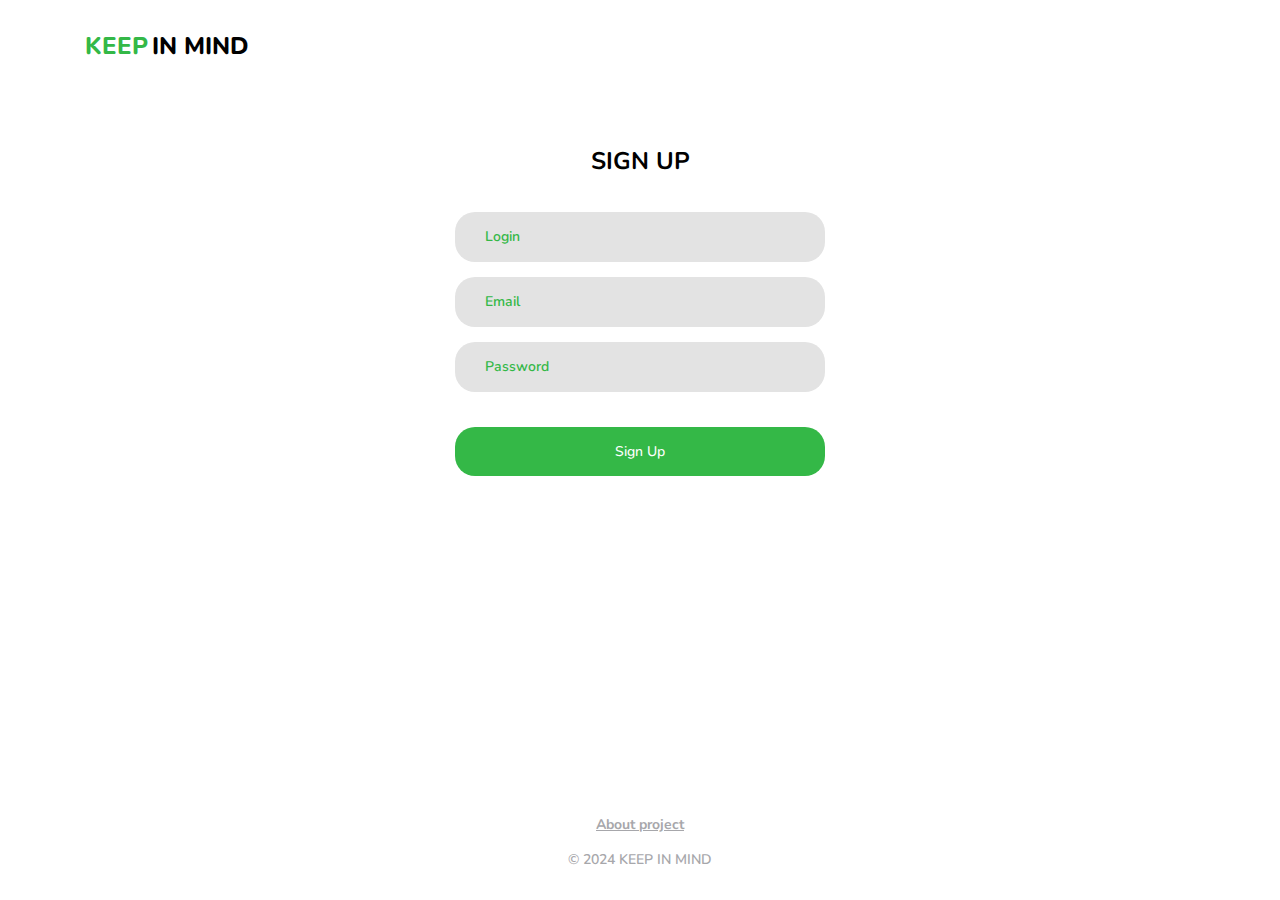
<file: pages/sign-up.html>
<!DOCTYPE html>
<html lang="en">
<head>
    <meta charset="UTF-8">
    <meta name="viewport" content="width=device-width, initial-scale=1.0">
    <title>Sign Up</title>

    <link rel="stylesheet" href="../css/style.css">
    <link rel="stylesheet" href="../css/authorization.css">
    <link rel="preconnect" href="https://fonts.googleapis.com">
    <link rel="preconnect" href="https://fonts.gstatic.com" crossorigin>
    <link href="https://fonts.googleapis.com/css2?family=Nunito:wght@200;300;400;500;600;700;800;900;1000&display=swap" rel="stylesheet">

</head>
<body>
    <div class="wrap">
        <header class="header">
            <div class="container">
                <div class="header__inner">
                    <div class="header__logo">
                        <a href="../index.html" class="header__logo__link">
                            <p>KEEP</p>
                            <p>IN MIND</p>
                        </a>
                    </div>
                </div>
            </div>
        </header>

        <main class="main">
            <div class="container">
                <div class="form__header">
                    <p class="page__header__text">SIGN UP</p>
                </div>
                <form action="" class="authorization__form">
                    <input type="text" class="authorization__input" id = "regLogin" placeholder="Login">
                    <input type="text" class="authorization__input" id = "regEmail" placeholder="Email">
                    <input type="text" class="authorization__input" id = "regPassword" placeholder="Password">
                    <button class="authorization__button" type = "button" onclick="register()">Sign Up</button>
                </form>
            </div>
        </main>

        <footer class="footer">
            <div class="container">
                <div class="about__href__item">
                    <a href="about.html" class="about__href">About project</a>
                </div>
                <div class="footer__text">
                    <p>© 2024 KEEP IN MIND</p>
                </div>
            </div>
        </footer>
    </div>

    <script src="../js/controller/authorization.js"></script>
    <script src="../js/model/model.js"></script>

</body>
</html>
</file>
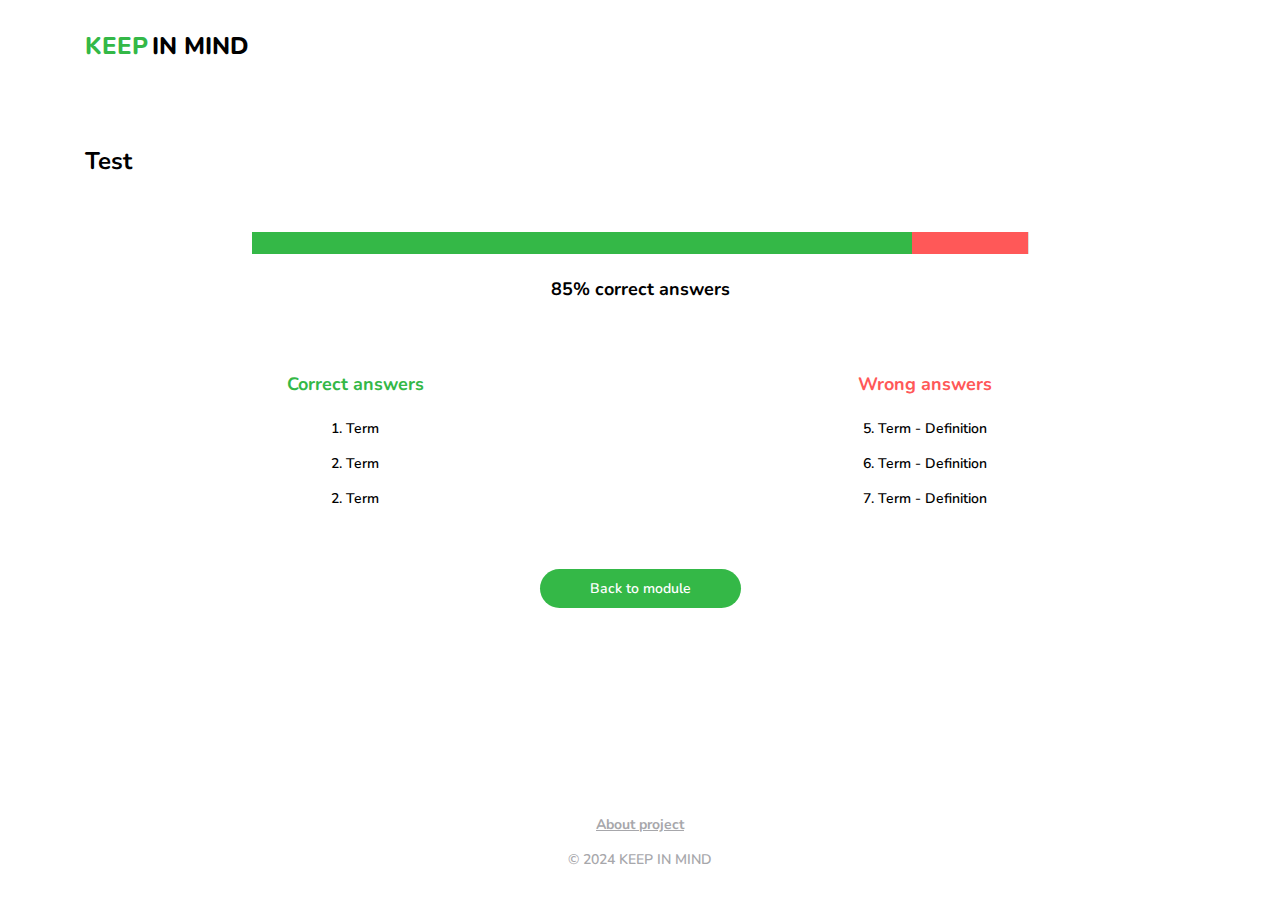
<file: pages/test.html>
<!DOCTYPE html>
<html lang="en">
<head>
    <meta charset="UTF-8">
    <meta name="viewport" content="width=device-width, initial-scale=1.0">
    <title>Test</title>

    <link rel="stylesheet" href="../css/style.css">
    <link rel="stylesheet" href="../css/test.css">
    <link rel="preconnect" href="https://fonts.googleapis.com">
    <link rel="preconnect" href="https://fonts.gstatic.com" crossorigin>
    <link href="https://fonts.googleapis.com/css2?family=Nunito:wght@200;300;400;500;600;700;800;900;1000&display=swap" rel="stylesheet">
</head>
<body>
    <div class="wrap">
        <header class="header">
            <div class="container">
                <div class="header__inner">
                    <div class="header__logo">
                        <a href="../index.html" class="header__logo__link">
                            <p>KEEP</p>
                            <p>IN MIND</p>
                        </a>
                    </div>
                    <!-- Profile -->
                    <div class="header__profile">
                        <a href="profile.html">
                            <img src="../image/avatar.jpg" alt="Avatar" class="header__profile__image">
                        </a>
                    </div>
                </div>
            </div>
        </header>

        <main class="main">
            <div class="container">
                <div class="page__header">
                    <div class="page__header__text">Test</div>
                </div>
                <!-- <div class="test__container">
                    <div class="test__term">Term</div>

                    <div class="test__items">
                        <div class="test__item">Definition</div>
                        <div class="test__item">Definition</div>
                        <div class="test__item">Definition</div>
                        <div class="test__item">Definition</div>
                    </div>

                    <form action="" class="test__form">
                        <input type="text" class="test__input" placeholder="Definition">
                        <button class="test__button">Check answer</button>
                    </form>
                </div> -->
                <div class="test__result__container">
                    <div class="result__scale">
                        <div class="result__scale__green"></div>
                        <div class="result__scale__red"></div>
                    </div>
                    <div class="result__score">85% correct answers</div>
                    <div class="result__statics">
                        <div class="result__statics__item">
                            <div class="result__statics__header green">Correct answers</div>
                            <div class="result__statics__points">
                                <div class="result__statics__point">1. Term</div>
                                <div class="result__statics__point">2. Term</div>
                                <div class="result__statics__point">2. Term</div>
                            </div>
                        </div>
                        <div class="result__statics__item">
                            <div class="result__statics__header red">Wrong answers</div>
                            <div class="result__statics__points">
                                <div class="result__statics__point">5. Term - Definition</div>
                                <div class="result__statics__point">6. Term - Definition</div>
                                <div class="result__statics__point">7. Term - Definition</div>
                            </div>
                        </div>
                    </div>
                    <div class="result__button">
                        <a href="module.html" class="button">Back to module</a>
                    </div>
                </div>
            </div>
        </main>

        <footer class="footer">
            <div class="container">
                <div class="about__href__item">
                    <a href="about.html" class="about__href">About project</a>
                </div>
                <div class="footer__text">
                    <p>© 2024 KEEP IN MIND</p>
                </div>
            </div>
        </footer>
    </div>
</body>
</html>
</file>
<file: css/style.css>
* {
    padding: 0;
    margin: 0;
    box-sizing: border-box;
}

html,
body {
    height: 100%;
}

.wrap{
    min-height: 100%;
    display: flex;
    flex-direction: column;
}

.container{
    max-width: 1140px;
    padding: 0px 15px;
    margin: 0 auto;
}

input {
    outline:none;
}

input:focus::placeholder {
    color: transparent;
}

/* Header */

.header{
    padding: 30px 0px;
}

.header__inner{
    display: flex;
    justify-content: space-between;
    align-items: center;
}

.header__logo__link{
    text-decoration: none;
}

.header__logo__link p{
    display: inline;
    font-family: Nunito;
    font-weight: 800;
    font-size: 24px;
    color: #000000;
}

.header__logo p:first-child{
    color: #34b847;
}

.authorization {
    display: block;
}

.authorization__items{
    display: flex;
}

.authorization__item{
    list-style: none;
    margin-right: 15px;
    position: relative;
    font-family: Nunito;
    font-weight: 600;
    font-size: 14px;
    color: #34b847;
}

.authorization__item:last-child {
    margin-right: 0px;
}

.authorization__link{
    color: #000000;
    text-decoration: none;
}

.authorization__item::before {
    display: block;
    content: "";
    position: absolute;
    top: calc(100% + 4px);
    left: 50%;
    transform: translateX(-50%);
    width: 0px;
    height: 2px;
    background-color: #34b847;
    transition: 0.3s;
}
  
.authorization__item:hover::before {
    width: 25px;
}  

.header__profile {
    display: none;
    width: 40px;
    height: 40px;
    border-radius: 50%;
}

.header__profile a {
    display: block;
    width: 100%;
    height: 100%;
    object-fit: cover;
    overflow: hidden;
    border-radius: 50%;
}

.header__profile__image {
    width: 100%;
    height: auto;
}

/* Main */

.main{
    flex: 1 1 auto;
    position: relative;
}

/* Footer */

.footer{
    padding: 30px 0px;
}

.footer__text p{
    text-align: center;
    font-family: Nunito;
    font-weight: 600;
    font-size: 14px;
    line-height: 143%;
    color: #a7a7ab;
}

/* Buttons */

.button{
    display: inline-block;
    border-radius: 20px;
    padding: 10px 50px;
    background: #34b847;
    font-family: Nunito;
    font-weight: 600;
    font-size: 14px;
    color: #fff;
    text-decoration: none;
    transition: .3s ease-in-out;
}

.button:hover{
    background: #38A748;
}

.button.red {
    background: #FF5858;
}

.button.red:hover {
    background: #da5555;
}

/* Modules */
.module__status{
    display: none;
    width: 8px;
    height: 8px;
    border-radius: 50%;
}

.module__status.red{
    background: #FF5858;
}

.module__status.orange{
    background: #FFC658;
}

.module__status.green{
    background: #38A748;
}

.page__header__text {
    font-family: Nunito;
    font-weight: 700;
    font-size: 24px;
    line-height: 83%;
    color: #000;
}

.about__href__item {
    text-align: center;
    margin-bottom: 15px;
}

.about__href {
    font-family: Nunito;
    font-weight: 700;
    font-size: 14px;
    line-height: 143%;
    color: #a7a7ab;
}



@media (max-width: 500px) {
    .button{
        display: block;
        text-align: center;
        width: 80%;
        padding: 15px 50px;
        margin: auto;
    }
}
</file>
<file: css/index.css>
.main__page__container{
    width: 35%;
    padding: 60px 20px;
    margin: auto;
    border: 2px #A7A7AB dashed;
    border-radius: 20px;
    text-align: center;
    position: absolute;
    top: 50%;     
    left: 50%;                
    transform: translate(-50%, -50%);
}

.main__page__container__text{
    font-family: Nunito;
    font-weight: 800;
    font-size: 16px;
    color: #000000;
    margin-bottom: 15px;
}

.main__page__container__text a {
    text-decoration: underline;
    color: #34b847;
}

.main__page__container__text.green {
    color: #34b847;
}

.main__page__container__text:last-child{
    margin-bottom: 0;
}

.folder {
    margin-top: 60px;
}

.folder__header {
    display: flex;
    justify-content: space-between;
    flex-wrap: wrap;
    align-items: center;
}

.folder__header__text{
    font-family: Nunito;
    font-weight: 700;
    font-size: 21px;
    line-height: 95%;
    color: #000;
    margin-right: 40px;
    width: 55%;
    padding: 20px 0px;
}

.folder__content{
    margin: 15px -15px;
    display: flex;
    justify-content: left;
    flex-wrap: wrap;
}

.module {
    width: calc(33.33% - 30px);
    border-radius: 20px;
    background: #e3e3e3;
    margin: 15px;
    transition: .3s ease-in-out;
}

.module:hover {
    background: #dedede;
}

.module a{
    text-decoration: none;
    display: block;
    width: 100%;
    height: 100%;
    padding: 40px 30px;
}

.module__header {
    font-family: Nunito;
    font-weight: 700;
    font-size: 18px;
    line-height: 111%;
    color: #34b847;
}

.module__desc {
    margin-top: 10px;
}

.module__desc__items{
    display: flex;
    align-items: center;
}

.module__desc__item {
    list-style: none;
    margin-right: 15px;
    position: relative;
    font-family: Nunito;
    font-weight: 600;
    font-size: 14px;
    color: #000000;
}

.module__desc__item.delimiter {
    color: #34b847;
}

.module__desc__item:last-child {
    margin-right: 0px;
}

.add__folder{
    margin: 50px 0px;
    text-align: center;
}


/* Adaptive */
@media (max-width: 900px) {
    .module {
        width: calc(50% - 30px);
    }
}

@media (max-width: 600px) {
    .module {
        width: 100%;
        margin: 15px 0px 15px 0px;
    }

    .folder__content{
        margin: 25px 0px;
    }
}

@media (max-width: 500px) {
    .module a{
        padding: 30px 25px;
    }

    .folder {
        margin-top: 40px;
    }

    .folder__header {
        justify-content: center;
        text-align: center;
    }

    .folder__header__text {
        margin-right: 0px;
    }
}
</file>
<file: css/about.css>
.page__header {
    margin-top: 60px;
}

.about__text {
    margin-top: 40px;
    font-family: Nunito;
    font-weight: 500;
    font-size: 16px;
    line-height: 125%;
    color: #000;
    line-height: 140%;
    text-align: justify;
}

.about__text p {
    margin-bottom: 20px;
}
</file>
<file: css/authorization.css>
.form__header {
    margin-top: 60px;
    text-align: center;
}

.authorization__form {
    margin: 40px auto 0px auto;
    width: 33.33%;
}

.authorization__input {
    display: block;
    width: 100%;
    margin-bottom: 15px;
    padding: 15px 30px;
    border-radius: 20px;
    border: none;
    background: #e3e3e3;
    font-family: Nunito;
    font-weight: 600;
    font-size: 14px;
    line-height: 143%;
    color: #34b847;
}

.authorization__input::placeholder {
    color: #34b847;
}

.forgot__password__link {
    font-family: Nunito;
    font-weight: 600;
    font-size: 14px;
    line-height: 143%;
    text-decoration: underline;
    text-decoration-skip-ink: none;
    color: #34b847;
}

.authorization__button {
    width: 100%;
    border-radius: 20px;
    padding: 15px 40px;
    margin-top: 20px;
    cursor: pointer;
    border: none;
    font-family: Nunito;
    font-weight: 500;
    font-size: 14px;
    color: #fff;
    background: #34b847;
    transition: .3s ease-in-out;
}  

.authorization__button:hover {
    background: #38A748;
}

.error__text {
    display: none;
    color: #FF5858;
    font-family: Nunito;
    font-weight: 500;
    font-size: 14px;
}

@media (max-width: 1000px) {
    .authorization__form {
        width: 70%;
    }
}

@media (max-width: 500px) {
    .authorization__form {
        width: 100%;
    }
}
</file>
<file: css/createmodule.css>
.page__header{
    margin-top: 60px;
}

.module__name {
    margin-top: 30px;
}

.module__name__input {
    font-family: Nunito;
    font-weight: 600;
    font-size: 14px;
    line-height: 143%;
    color: #34b847;
    padding: 10px 0px;
    width: 255px;
    border: none;
    border-bottom: 1px #000000 solid;
}

.module__name__input::placeholder{
    color: #34b847;
}

.terms__container {
    margin: 40px -15px;
    display: flex;
    justify-content: left;
    flex-wrap: wrap;
}

.terms__item {
    width: calc(33.33% - 30px);
    border-radius: 20px;
    background: #e3e3e3;
    margin: 15px;
    transition: .3s ease-in-out;
    padding: 40px 30px;
}

.terms__item:hover {
    background: #dedede;
}

.terms__input{
    display: block;
    font-family: Nunito;
    font-weight: 600;
    font-size: 14px;
    line-height: 143%;
    color: #34b847;
    padding: 10px 0px;
    width: 255px;
    border: none;
    border-bottom: 1px #000000 solid;
    background-color: transparent;
    margin-bottom: 15px;
}

.terms__input:last-child {
    margin-bottom: 0px;
    color: #000000;
}

.terms__input::placeholder{
    color: #34b847;
}

.terms__input:last-child::placeholder{
    color: #000000;
}

.terms__buttons {
    text-align: center;
}

.terms__buttons a {
    margin-right: 20px;
}

.terms__buttons a:last-child{
    margin-right: 0px;
}



@media (max-width: 1000px) {
    .terms__item {
        width: calc(50% - 30px);
        border-radius: 20px;
        background: #e3e3e3;
        margin: 15px;
        transition: .3s ease-in-out;
        padding: 40px 30px;
    }
}

@media (max-width: 690px) {
    .terms__item {
        width: 100%;
        padding: 40px 20px;
    }

    .terms__input{
        display: block;
        width: 100%;
    }
}

@media (max-width: 500px) {
    .terms__buttons a {
        margin: 0px auto 20px auto;
    }

    .terms__buttons a:last-child {
        margin: 0px auto 50px auto;
    }
}
</file>
<file: css/memorization.css>
.page__header {
    margin-top: 60px;
}

.memorization__container {
    margin-top: 50px;
}

.memorization__term {
    font-family: Nunito;
    font-weight: 700;
    font-size: 18px;
    line-height: 111%;
    color: #000;
    text-align: center;
}

.memorization__items {
    margin-top: 30px;
    display: flex;
    flex-wrap: wrap;
    justify-content: center;
    width: 50%;
    margin: 30px auto;
}

.memorization__item {
    border-radius: 20px;
    padding: 20px 40px;
    text-align: center;
    background: #e3e3e3;
    width: calc(50% - 30px);
    margin: 15px;
    font-family: Nunito;
    font-weight: 600;
    font-size: 16px;
    line-height: 125%;
    color: #000;
    cursor: pointer;
    transition: .3s ease-in-out;
}

.memorization__item:hover {
    background: #dedede;
}

.memorization__item.green{
    background: #34B847;
    color: #fff;
}

.memorization__item.red{
    background: #FF5858;
    color: #fff;
}

.memorization__message__container {
    width: 50%;
    margin: auto;
    display: flex;
    align-items: center;
    justify-content: space-between;
    margin-top: 20px;
}

.memorization__message__text {
    font-family: Nunito;
    font-weight: 600;
    font-size: 16px;
    line-height: 125%;
}

.memorization__message__text.red {
    color: #ff5858;
}

.memorization__message__text.green {
    color: #34B847;
}


.memorization__message__button {
    font-family: Nunito;
    font-weight: 600;
    font-size: 16px;
    text-decoration: underline;
    text-decoration-skip-ink: none;
    cursor: pointer;
    border: none;
    background: none;
}

.memorization__message__button.red {
    color: #ff5858;
}

.memorization__message__button.green {
    color: #34B847;
}

.memorization__form {
    margin-top: 30px;
    display: flex;
    justify-content: center;
    align-items: center;
}

.memorization__input {
    width: 34%;
    border-radius: 20px;
    padding: 20px 30px;
    background: #e3e3e3;
    border: none;
    font-family: Nunito;
    font-weight: 500;
    font-size: 16px;
    line-height: 125%;
    color: #000;
    margin-right: 30px;
}

.memorization__input::placeholder {
    color: #000;
}

.memorization__button {
    border-radius: 20px;
    padding: 20px 30px;
    background: #34b847;
    border: none;
    font-family: Nunito;
    font-weight: 500;
    font-size: 14px;
    color: #fff;
    cursor: pointer;
    transition: .3s ease-in-out;
}

.memorization__button:hover {
    background: #38A748;
}


@media (max-width: 900px) {
    .memorization__items {
        margin-top: 30px;
        width: 100%;
    }
    
    .memorization__message__container {
        width: 100%;
        padding: 0px 15px;
    }

    .memorization__input {
        width: 70%;
    }

    .memorization__button {
        width: 30%;
    }
}

@media (max-width: 600px) {
    .memorization__form {
        display: block;
    }

    .memorization__input {
        width: 100%;
        margin-right: 0px;
    }

    .memorization__button {
        width: 100%;
    }

    .memorization__button {
        margin-top: 20px;
    }
}

@media (max-width: 500px) {
    .memorization__item {
        width: 100%;
        margin: 0px 0px 15px 0px;
    }

    .memorization__message__container {
        display: block;
        text-align: center;
    }

    .memorization__message__button {
        margin-top: 15px;
    }
}
</file>
<file: css/module.css>
.module__header {
    margin-top: 60px;
    display: flex;
    justify-content: space-between;
    align-items: center;
    flex-wrap: wrap;
}

.module__name {
    font-family: Nunito;
    font-weight: 700;
    font-size: 24px;
    line-height: 83%;
    color: #34b847;
}

.module__statistics {
    margin-top: 15px;
}

.module__statistics__items {
    display: flex;
    align-items: center;
}

.module__statistics__item {
    list-style: none;
    margin-right: 15px;
    position: relative;
    font-family: Nunito;
    font-weight: 600;
    font-size: 14px;
    color: #000000;
}

.module__statistics__item.delimiter {
    color: #34b847;
}

.module__statistics__item:last-child {
    margin-right: 0px;
}

.study__modes {
    margin-top: 70px;
}

.study__modes__container {
    display: flex;
    justify-content: left;
    flex-wrap: wrap;
    margin: 35px -15px 0px -15px;
}

.study__modes__item {
    border-radius: 20px;
    background: #e3e3e3;
    transition: .3s ease-in-out;
    width: calc(33.33% - 30px);
    margin: 0px 15px;
}

.study__modes__item:hover {
    background: #dedede;
}

.study__modes__item a {
    text-decoration: none;
    display: block;
    width: 100%;
    height: 100%;
    padding: 20px 30px;
}

.study__modes__item__container {
    width: 100%;
    height: 100%;
    display: flex;
    justify-content: left;
    align-items: center;
}

.study__modes__item__container p {
    margin-left: 20px;
    font-family: Nunito;
    font-weight: 700;
    font-size: 16px;
    line-height: 111%;
    color: #000;
}

.terms {
    margin-top: 70px;
}

.terms__container {
    display: flex;
    justify-content: left;
    flex-wrap: wrap;
    margin: 35px -15px 0px -15px;
}

.terms__item {
    border-radius: 20px;
    padding: 25px 30px;
    background: #e3e3e3;
    width: calc(25% - 30px);
    margin: 15px;
}

.terms__item__header {
    font-family: Nunito;
    font-weight: 700;
    font-size: 18px;
    line-height: 111%;
    color: #34b847;
}

.terms__item__desc {
    font-family: Nunito;
    font-weight: 600;
    font-size: 16px;
    line-height: 125%;
    color: #000;
    margin-top: 12px;
}


@media (max-width: 900px) {
    .terms__item {
        width: calc(33% - 30px);
    }
}

@media (max-width: 768px) {
    .study__modes__item {
        width: 100%;
        margin: 0px 0px 20px 0px;
    }
    
    .study__modes__container {
        margin: 35px 0px 0px 0px;
    }

    .terms__item {
        width: calc(50% - 30px);
    }
}

@media (max-width: 500px) {
    .terms__item {
        width: 100%;
        margin: 0px 0px 15px 0px;
    }

    .terms__container {
        margin: 35px 0px 0px 0px;
    }

    .module__name {
        width: 100%;
    }

    .module__header a {
        margin-top: 25px;
    }
}
</file>
<file: css/repetition.css>
.page__header {
    margin-top: 60px;
}

.repetition__terms {
    margin-top: 60px;
}

.repetition__terms__item {
    display: flex;
    justify-content: space-between;
    align-items: center;
    flex-wrap: wrap;
    padding: 30px 0px;
    border-bottom: 2px #34b847 solid;
}

.repetition__terms__item:last-child{
    border: none;
}

.repetiton__terms__container {
    display: flex;
    justify-content: left;
    align-items: center;
    width: 50%;
}

.repetition__button_container {
    display: flex;
    justify-content: right;
    align-items: center;
    width: 40%;
}

.term__name {
    font-family: Nunito;
    font-weight: 700;
    font-size: 18px;
    color: #000;
}

.term__delim {
    font-family: Nunito;
    font-weight: 600;
    font-size: 18px;
    color: #000;
    margin: 0px 15px;
}

.term__desc {
    font-family: Nunito;
    font-weight: 600;
    font-size: 16px;
    color: #000;
}

.term__button {
    border-radius: 20px;
    padding: 15px 50px;
    font-family: Nunito;
    font-weight: 500;
    font-size: 14px;
    color: #fff;
    border: none;
    cursor: pointer;
    margin-right: 20px;
    transition: .3s ease-in-out;
}

.term__button:last-child {
    margin-right: 0px;
}

.term__button.green{
    background: #34b847;
}

.term__button.green:hover{
    background: #38A748;
}

.term__button.red{
    background: #ff5858;
}

.term__button.red:hover{
    background: #da5555;;
}

.repetition__result__header {
    font-family: Nunito;
    font-weight: 700;
    font-size: 24px;
    line-height: 83%;
    color: #34b847;
    margin-top: 60px;
    text-align: center;
}

.repetition__result__container {
    margin-top: 50px;
}

.repetition__result__item {
    width: 25%;
    display: flex;
    justify-content: space-between;
    align-items: center;
    margin: 0px auto 20px auto;
}

.repetition__result__category {
    font-family: Nunito;
    font-weight: 700;
    font-size: 18px;
    line-height: 143%;
    color: #000;
}

.repetition__result__scores {
    font-family: Nunito;
    font-weight: 600;
    font-size: 16px;
    line-height: 143%;
    color: #000;
}

.repetition__result__scores.green {
    color: #34b847;
}

.repetition__result__scores.red {
    color: #ff5858;
}

.button__container {
    text-align: center;
    margin-top: 40px;
}



@media (max-width: 800px) {
    .repetiton__terms__container{
        width: 100%;
        margin: 0px auto 20px auto;
    }

    .repetition__button_container {
        justify-content: center;
        width: 100%;
    }

    .term__button {
        width: 100%;
    }
}

@media (max-width: 370px) {
    .repetition__button_container {
        flex-wrap: wrap;
    }
    
    .term__button {
        width: 100%;
        margin-bottom: 15px;
        margin-right: 0px;
    }
}
</file>
<file: css/test.css>
.page__header {
    margin-top: 60px;
}

.test__form {
    margin-top: 30px;
    display: flex;
    justify-content: center;
    align-items: center;
}

.test__container {
    margin-top: 50px;
}

.test__term {
    font-family: Nunito;
    font-weight: 700;
    font-size: 18px;
    line-height: 111%;
    color: #000;
    text-align: center;
}


.test__input {
    width: 34%;
    border-radius: 20px;
    padding: 20px 30px;
    background: #e3e3e3;
    border: none;
    font-family: Nunito;
    font-weight: 500;
    font-size: 16px;
    line-height: 125%;
    color: #000;
    margin-right: 30px;
}

.test__input::placeholder {
    color: #000;
}

.test__button {
    border-radius: 20px;
    padding: 20px 30px;
    background: #34b847;
    border: none;
    font-family: Nunito;
    font-weight: 500;
    font-size: 14px;
    color: #fff;
    cursor: pointer;
    transition: .3s ease-in-out;
}

.test__button:hover {
    background: #38A748;
}

.test__items {
    margin-top: 30px;
    display: flex;
    flex-wrap: wrap;
    justify-content: center;
    width: 50%;
    margin: 30px auto;
}

.test__item {
    border-radius: 20px;
    padding: 20px 40px;
    text-align: center;
    background: #e3e3e3;
    width: calc(50% - 30px);
    margin: 15px;
    font-family: Nunito;
    font-weight: 600;
    font-size: 16px;
    line-height: 125%;
    color: #000;
    cursor: pointer;
    transition: .3s ease-in-out;
}

.test__item:hover {
    background: #dedede;
}

.result__scale {
    margin: 60px auto 0px auto;
    width: 70%;
    background: #dedede;
    display: flex;
    height: 22px;
}

.result__scale__green{
    width: 85%;
    background-color: #34b847;
}

.result__scale__red{
    width: 15%;
    background-color: #FF5858;
}

.result__score {
    margin-top: 25px;
    text-align: center;
    font-family: Nunito;
    font-weight: 700;
    font-size: 18px;
    line-height: 111%;
    color: #000;
}

.result__statics {
    margin: 60px -15px 0px -15px;
    display: flex;
    justify-content: space-between;
}

.result__statics__item {
    width: calc(50% - 15px);
    text-align: center;
    margin: 15px;
}

.result__statics__points {
    margin-top: 25px;
}

.result__statics__header {
    font-family: Nunito;
    font-weight: 700;
    font-size: 18px;
    line-height: 111%;
}

.result__statics__header.green {
    color: #34b847;
}

.result__statics__header.red {
    color: #ff5858;
}

.result__statics__point {
    margin-bottom: 15px;
    font-family: Nunito;
    font-weight: 600;
    font-size: 14px;
    line-height: 143%;
    color: #000;
}

.result__button {
    text-align: center;
    margin: 30px 0px;
}

@media (max-width: 900px) {
    .test__items {
        margin-top: 30px;
        width: 100%;
    }

    .test__input {
        width: 70%;
    }

    .test__button {
        width: 30%;
    }
}

@media (max-width: 600px) {
    .test__form {
        display: block;
    }

    .test__input {
        width: 100%;
        margin-right: 0px;
    }

    .test__button {
        width: 100%;
    }

    .test__button {
        margin-top: 20px;
    }
}

@media (max-width: 500px) {
    .test__item {
        width: 100%;
        margin: 0px 0px 15px 0px;
    }

    .result__scale{
        width: 100%;
    }

    .result__statics__item {
        width: 100%;
        margin: 0px 0px 30px 0px;
    }

    .result__statics {
        flex-wrap: wrap;
        margin: 60px 0px 0px 0px;
    }
}
</file>
